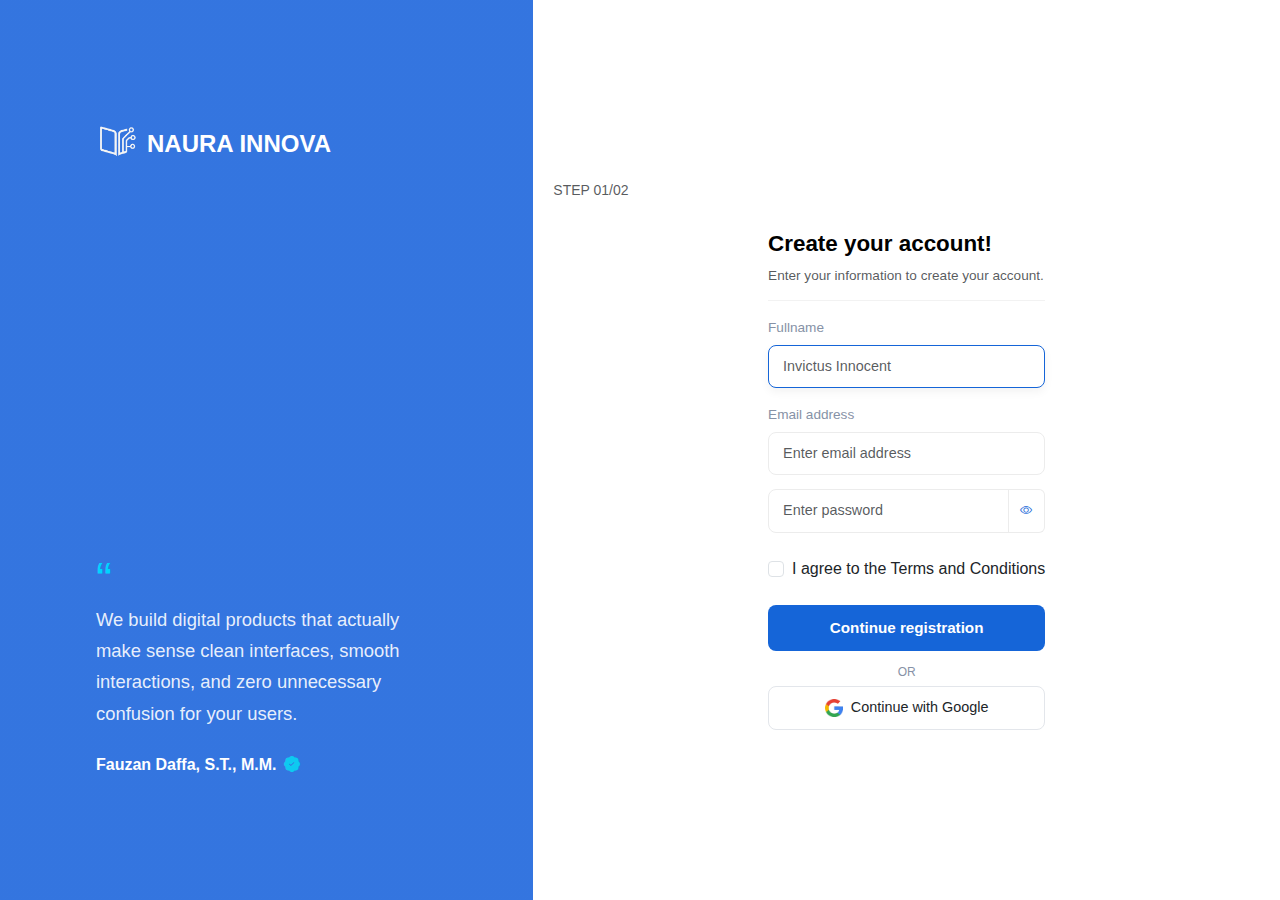
<file: register.html>
<!DOCTYPE html>
<html lang="en">
  <head>
    <meta charset="UTF-8" />
    <meta name="viewport" content="width=device-width, initial-scale=1.0" />
    <title>Document</title>

    <!-- Bootstrap CSS -->
    <link
      href="https://cdn.jsdelivr.net/npm/bootstrap@5.3.0/dist/css/bootstrap.min.css"
      rel="stylesheet"
    />

    <!-- Bootstrap Icons -->
    <link
      href="https://cdn.jsdelivr.net/npm/bootstrap-icons@1.11.1/font/bootstrap-icons.css"
      rel="stylesheet"
    />

    <!-- Custom CSS -->
    <link rel="stylesheet" href="assets/css/register.css" />
  </head>
  <body>
    <section id="regist">
      <div class="container-fluid p-0">
        <div class="row g-0">
          <div class="col-lg-5 hero-side d-none d-lg-flex">
            <div class="logo-area">
              <h4 class="fw-bold mb-0">
                <img
                  src="assets/img/naura-inovasi-logo(2).png"
                  alt="Logo PT. Naura Inovasi Primatama"
                  class="logo-img me-2"
                />NAURA INNOVA
              </h4>
            </div>

            <div class="testimonial-area">
              <div class="quote-mark">“</div>
              <p class="testimonial-text">
                We build digital products that actually make sense clean
                interfaces, smooth interactions, and zero unnecessary confusion
                for your users.
              </p>
              <div class="d-flex align-items-center mt-4">
                <span class="fw-semibold me-2">Fauzan Daffa, S.T., M.M.</span>
                <i class="bi bi-patch-check-fill text-info"></i>
              </div>
            </div>
          </div>

          <div class="col-lg-7 form-side">
            <div class="form-inner">
              <!-- top navigation -->
              <div
                class="top-bar d-flex justify-content-between align-items-center"
              >
                <div class="text-end">
                  <small class="text-muted d-block">STEP 01/02</small>
                </div>
              </div>

              <!-- form content -->
              <div class="content-wrapper">
                <h2 class="fw-bold">Create your account!</h2>
                <p class="text-muted">
                  Enter your information to create your account.
                </p>

                <hr />

                <form id="step1Form">
                  <div class="field">
                    <label class="form-label">Fullname</label>
                    <input
                      id="fullname"
                      type="text"
                      class="form-control is-active"
                      placeholder="Invictus Innocent"
                    />
                  </div>

                  <div class="field">
                    <label class="form-label">Email address</label>
                    <input
                      id="email"
                      type="email"
                      class="form-control"
                      placeholder="Enter email address"
                    />
                  </div>

                  <div class="input-group">
                    <input
                      id="password"
                      type="password"
                      class="form-control"
                      placeholder="Enter password"
                    />
                    <button
                      type="button"
                      id="togglePassword"
                      class="input-group-text"
                    >
                      <i id="eyeIcon" class="bi bi-eye"></i>
                    </button>
                  </div>

                  <div class="form-check mb-4 mt-4">
                    <input
                      id="checkbox"
                      type="checkbox"
                      class="form-check-input"
                    />
                    <label class="form-check-label" for="terms">
                      I agree to the Terms and Conditions
                    </label>
                  </div>

                  <button type="submit" class="btn btn-primary w-100">
                    Continue registration
                  </button>

                  <div class="or-text">OR</div>

                  <button
                    type="button"
                    class="btn btn-google w-100"
                    id="googleLogin"
                  >
                    <img src="assets/img/google-logo.png" alt="Google" />
                    Continue with Google
                  </button>
                </form>
              </div>
            </div>
          </div>
        </div>
      </div>
    </section>

    <!-- Bootstrap JS -->
    <script src="https://cdn.jsdelivr.net/npm/bootstrap@5.3.0/dist/js/bootstrap.bundle.min.js"></script>

    <!-- Custom JS -->
    <script src="data/clients.js"></script>
    <script src="assets/js/client.js"></script>
    <script src="assets/js/register.js"></script>
  </body>
</html>
</file>
<file: assets/css/register.css>
:root {
  --primary-blue: #1862db;
  --light-blue: #f0f7ff;
  --text-muted: #8692a6;
}

body {
  font-family: "Inter", sans-serif;
  margin: 0;
  overflow-x: hidden;
}

/* Section Home */
#regist {
  min-height: 100vh;
  display: flex;
}

/* Panel Kiri (Visual) */
.hero-side {
  background: linear-gradient(rgba(24, 98, 219, 0.88), rgba(24, 98, 219, 0.88)),
    url("https://images.unsplash.com/photo-1486406146926-c627a92ad1ab?auto=format&fit=crop&q=80");
  background-size: cover;
  background-position: center;
  color: white;
  padding: 123px 96px;
  position: relative;
  display: flex;
  flex-direction: column;
  justify-content: space-between;
}

.logo-area img {
  height: 35px;
  margin-bottom: 10px;
}

.testimonial-area {
  position: relative;
  z-index: 2;
}

.quote-mark {
  font-size: 3rem;
  color: #00d4ff;
  line-height: 1;
  margin-top: 2rem;
}

.testimonial-text {
  font-size: 1.15rem;
  font-weight: 400;
  line-height: 1.7;
  color: rgba(255, 255, 255, 0.9);
  max-width: 450px;
}

/* Panel Kanan (Form) */
.form-side {
  background: #fff;
}

.form-inner {
  min-height: 100vh;
  display: flex;
  flex-direction: column;
  justify-content: center;
}

.top-bar {
  margin-bottom: 30px;
  padding: 10px 20px;
}

/* ===== CONTENT WIDTH (KUNCI KECIL) ===== */
.content-wrapper {
  max-width: 420px;
  margin: 0 auto;
}

/* ===== TYPOGRAPHY ===== */
.content-wrapper h2 {
  font-size: 1.4rem;
  margin-top: -10px;
  color: #000;
}

.content-wrapper p {
  font-size: 0.85rem;
  margin-bottom: 12px;
  color: #8692a6;
}

hr {
  opacity: 0.06;
  margin: 14px 0;
}

/* ===== FORM ===== */
.field {
  margin-bottom: 14px;
}

.form-label {
  font-size: 0.85rem;
  font-weight: 500;
  margin-bottom: 6px;
  color: #8692a6;
}

.form-control {
  border: 1px solid #ececec;
  border-radius: 8px;
  padding: 10px 14px;
  font-size: 0.9rem;
}

.form-control:focus {
  border-color: #1565d8;
  box-shadow: 0 0 0 0.15rem rgba(21, 101, 216, 0.12);
}

.form-control.is-active {
  border-color: #1565d8;
  box-shadow: 0 4px 10px rgba(0, 0, 0, 0.05);
}

/* ===== PASSWORD ===== */
.input-group-text {
  background: #fff;
  border: 1px solid #ececec;
  border-left: none;
  font-size: 0.75rem;
  font-weight: 600;
  color: #1565d8;
  cursor: pointer;
}

/* ===== BUTTONS ===== */
.btn-primary {
  background: #1565d8;
  border: none;
  padding: 12px;
  font-size: 0.95rem;
  font-weight: 600;
  border-radius: 8px;
  margin-bottom: 12px;
  transition: background 0.2s ease, box-shadow 0.2s ease, transform 0.15s ease;
}

.btn-primary:hover {
  background: #0f4fc1; /* sedikit lebih gelap */
  box-shadow: 0 6px 16px rgba(21, 101, 216, 0.25);
  transform: translateY(-1px);
}

.btn-primary:active {
  transform: translateY(0);
  box-shadow: 0 3px 8px rgba(21, 101, 216, 0.25);
}

.or-text {
  text-align: center;
  font-size: 0.75rem;
  color: #8692a6;
  margin-bottom: 5px;
}

.btn-google {
  border: 1px solid #e3e6eb; /* lebih kontras */
  background: #fff;
  padding: 10px;
  border-radius: 8px;
  font-size: 0.9rem;
  display: flex;
  align-items: center;
  justify-content: center;
  gap: 8px;
}

.btn-google:hover,
.btn-google:active,
.btn-google:focus {
  border: 1px solid #e3e6eb;
  background: #fff;
  box-shadow: none;
  transform: none;
}

.btn-google img {
  width: 18px;
}

/* Mobile Adjustments */
@media (max-width: 991px) {
  /* Matikan hero */
  .hero-side {
    display: none;
  }

  /* Layout utama */
  #regist-individu {
    min-height: auto;
  }

  /* Form side */
  .form-side {
    padding: 24px 20px;
  }

  /* Jangan center vertikal di mobile */
  .form-inner {
    min-height: auto;
    justify-content: flex-start;
  }

  /* Top bar */
  .top-bar {
    padding: 0;
    margin-bottom: 16px;
    font-size: 0.85rem;
  }

  /* Konten */
  .content-wrapper {
    max-width: 100%;
  }

  .content-wrapper h2 {
    font-size: 1.25rem;
    margin-top: 0;
  }

  .content-wrapper p {
    font-size: 0.8rem;
    margin-bottom: 16px;
  }

  hr {
    margin: 12px 0;
  }

  /* Field spacing */
  .field {
    margin-bottom: 12px;
  }

  /* Button */
  .btn-primary {
    padding: 11px;
    font-size: 0.9rem;
  }

  .btn-google {
    padding: 9px;
    font-size: 0.85rem;
  }
}
</file>
